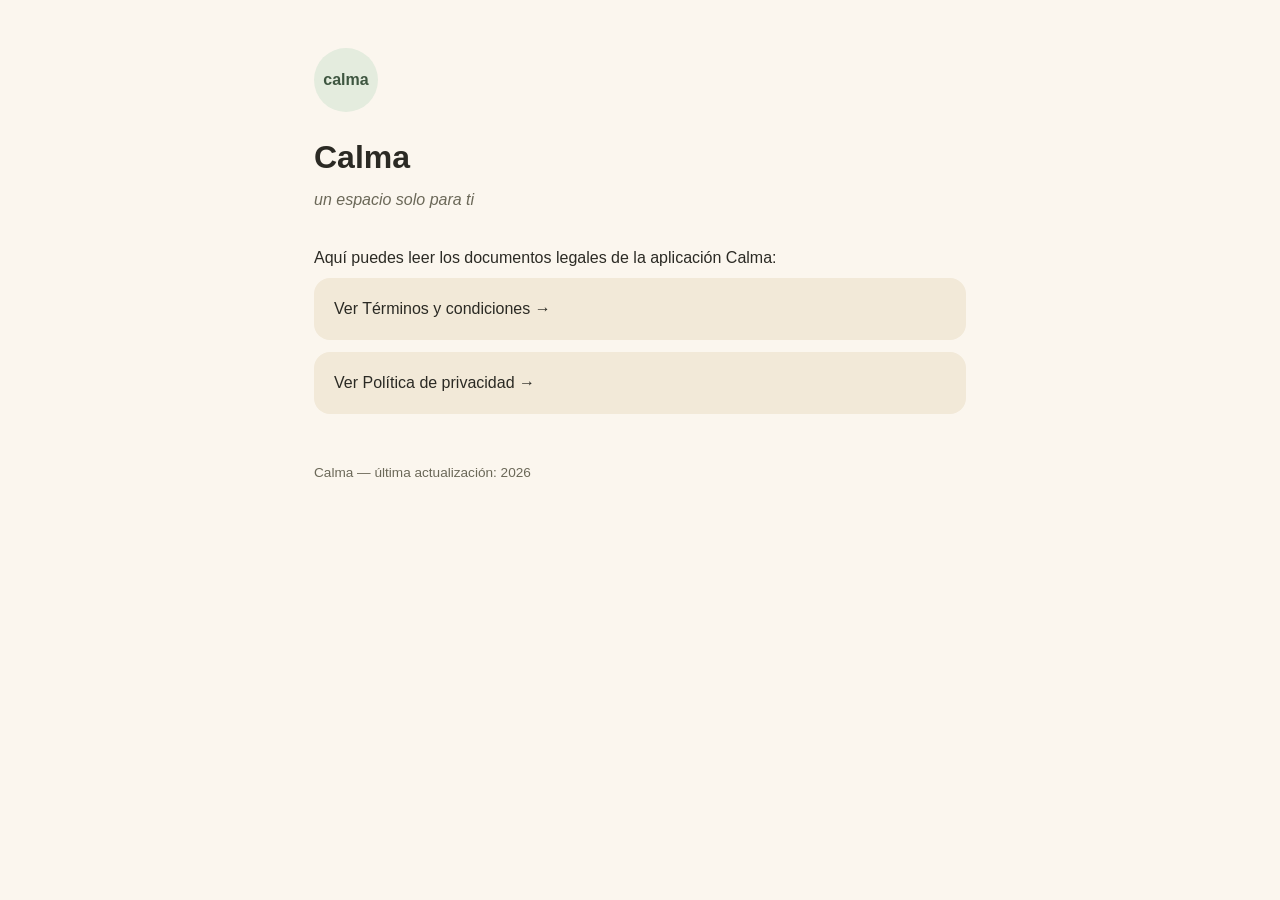
<file: index.html>
<!DOCTYPE html>
<html lang="es">
<head>
<meta charset="UTF-8">
<meta name="viewport" content="width=device-width, initial-scale=1.0">
<title>Calma — Documentos legales</title>
<link rel="stylesheet" href="estilo.css">
</head>
<body>
<div class="contenedor">
  <div class="sello">calma</div>
  <h1>Calma</h1>
  <p class="subtitulo">un espacio solo para ti</p>

  <p>Aquí puedes leer los documentos legales de la aplicación Calma:</p>

  <div class="tarjetas">
    <a class="tarjeta" href="terminos.html">Ver Términos y condiciones →</a>
    <a class="tarjeta" href="privacidad.html">Ver Política de privacidad →</a>
  </div>

  <footer>Calma — última actualización: 2026</footer>
</div>
</body>
</html>
</file>
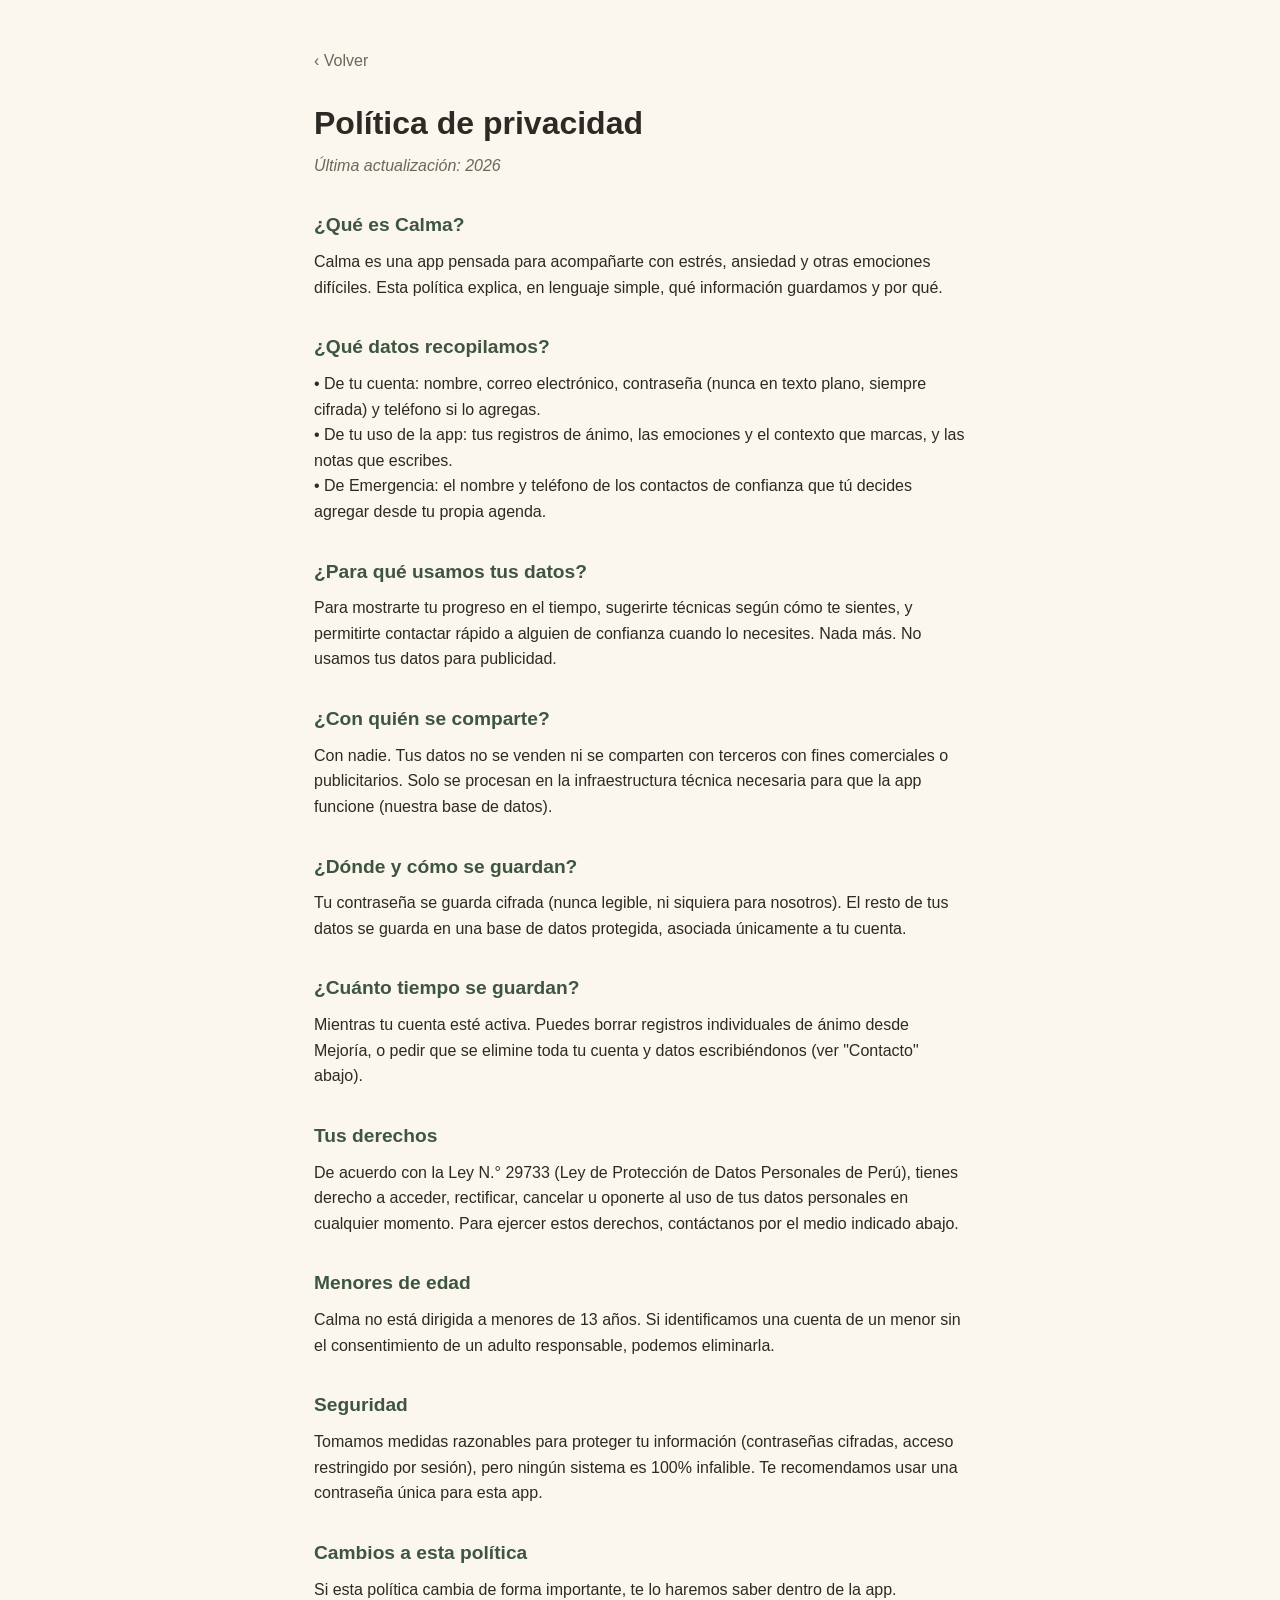
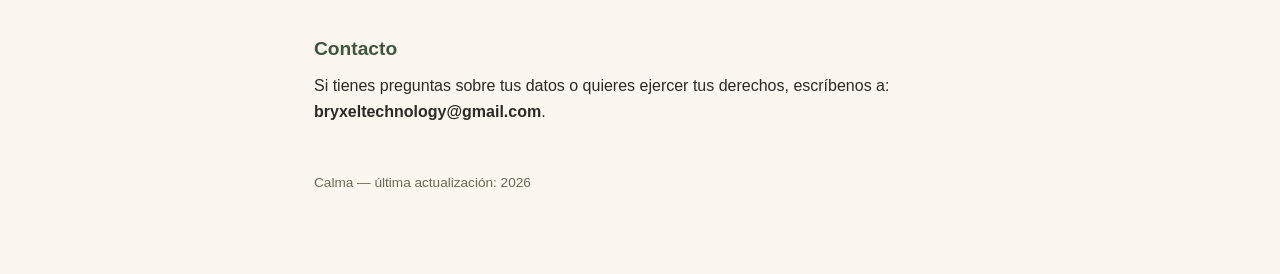
<file: privacidad.html>
<!DOCTYPE html>
<html lang="es">
<head>
<meta charset="UTF-8">
<meta name="viewport" content="width=device-width, initial-scale=1.0">
<title>Política de privacidad — Calma</title>
<link rel="stylesheet" href="estilo.css">
</head>
<body>
<div class="contenedor">
  <a class="volver" href="index.html">‹ Volver</a>
  <h1>Política de privacidad</h1>
  <p class="subtitulo">Última actualización: 2026</p>

  <h2>¿Qué es Calma?</h2>
  <p>Calma es una app pensada para acompañarte con estrés, ansiedad y otras emociones difíciles. Esta política explica, en lenguaje simple, qué información guardamos y por qué.</p>

  <h2>¿Qué datos recopilamos?</h2>
  <p>• De tu cuenta: nombre, correo electrónico, contraseña (nunca en texto plano, siempre cifrada) y teléfono si lo agregas.<br>
  • De tu uso de la app: tus registros de ánimo, las emociones y el contexto que marcas, y las notas que escribes.<br>
  • De Emergencia: el nombre y teléfono de los contactos de confianza que tú decides agregar desde tu propia agenda.</p>

  <h2>¿Para qué usamos tus datos?</h2>
  <p>Para mostrarte tu progreso en el tiempo, sugerirte técnicas según cómo te sientes, y permitirte contactar rápido a alguien de confianza cuando lo necesites. Nada más. No usamos tus datos para publicidad.</p>

  <h2>¿Con quién se comparte?</h2>
  <p>Con nadie. Tus datos no se venden ni se comparten con terceros con fines comerciales o publicitarios. Solo se procesan en la infraestructura técnica necesaria para que la app funcione (nuestra base de datos).</p>

  <h2>¿Dónde y cómo se guardan?</h2>
  <p>Tu contraseña se guarda cifrada (nunca legible, ni siquiera para nosotros). El resto de tus datos se guarda en una base de datos protegida, asociada únicamente a tu cuenta.</p>

  <h2>¿Cuánto tiempo se guardan?</h2>
  <p>Mientras tu cuenta esté activa. Puedes borrar registros individuales de ánimo desde Mejoría, o pedir que se elimine toda tu cuenta y datos escribiéndonos (ver "Contacto" abajo).</p>

  <h2>Tus derechos</h2>
  <p>De acuerdo con la Ley N.° 29733 (Ley de Protección de Datos Personales de Perú), tienes derecho a acceder, rectificar, cancelar u oponerte al uso de tus datos personales en cualquier momento. Para ejercer estos derechos, contáctanos por el medio indicado abajo.</p>

  <h2>Menores de edad</h2>
  <p>Calma no está dirigida a menores de 13 años. Si identificamos una cuenta de un menor sin el consentimiento de un adulto responsable, podemos eliminarla.</p>

  <h2>Seguridad</h2>
  <p>Tomamos medidas razonables para proteger tu información (contraseñas cifradas, acceso restringido por sesión), pero ningún sistema es 100% infalible. Te recomendamos usar una contraseña única para esta app.</p>

  <h2>Cambios a esta política</h2>
  <p>Si esta política cambia de forma importante, te lo haremos saber dentro de la app.</p>

  <h2>Contacto</h2>
  <p>Si tienes preguntas sobre tus datos o quieres ejercer tus derechos, escríbenos a: <strong>bryxeltechnology@gmail.com</strong>.</p>

  <footer>Calma — última actualización: 2026</footer>
</div>
</body>
</html>
</file>
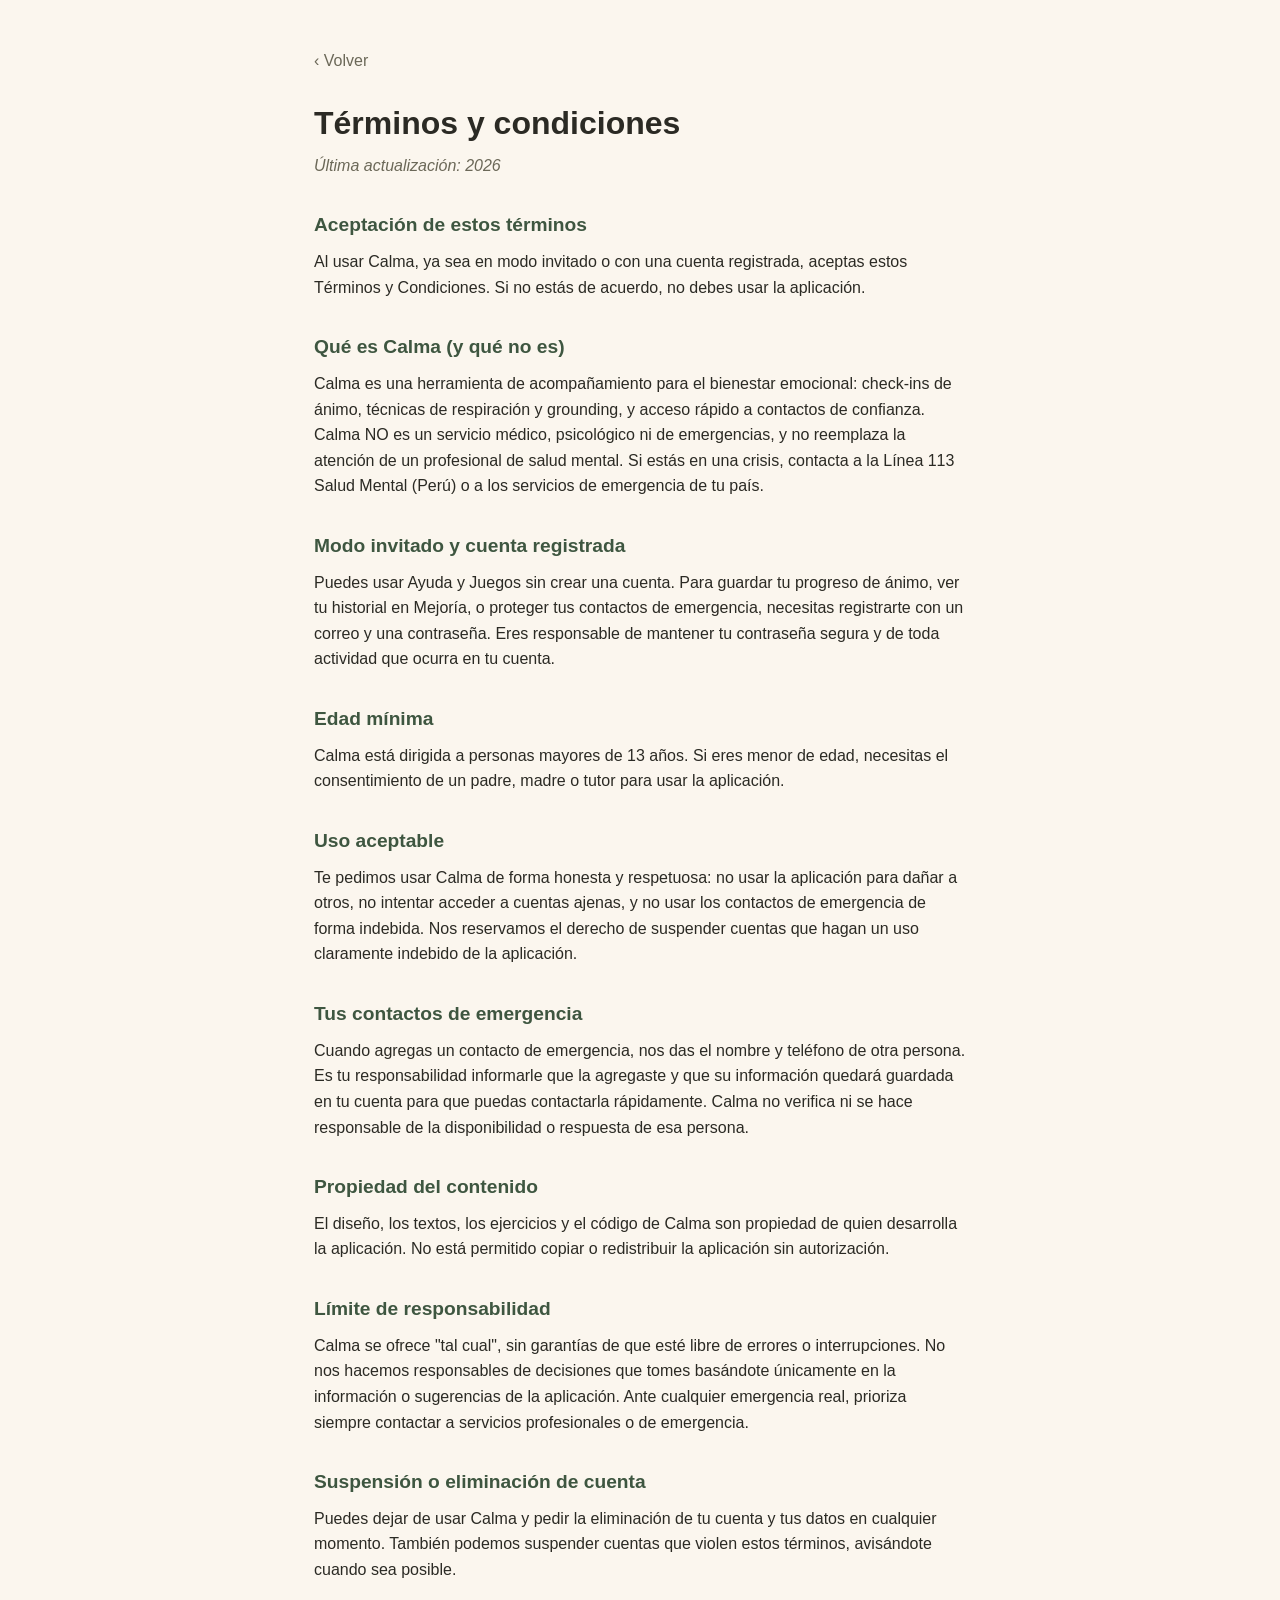
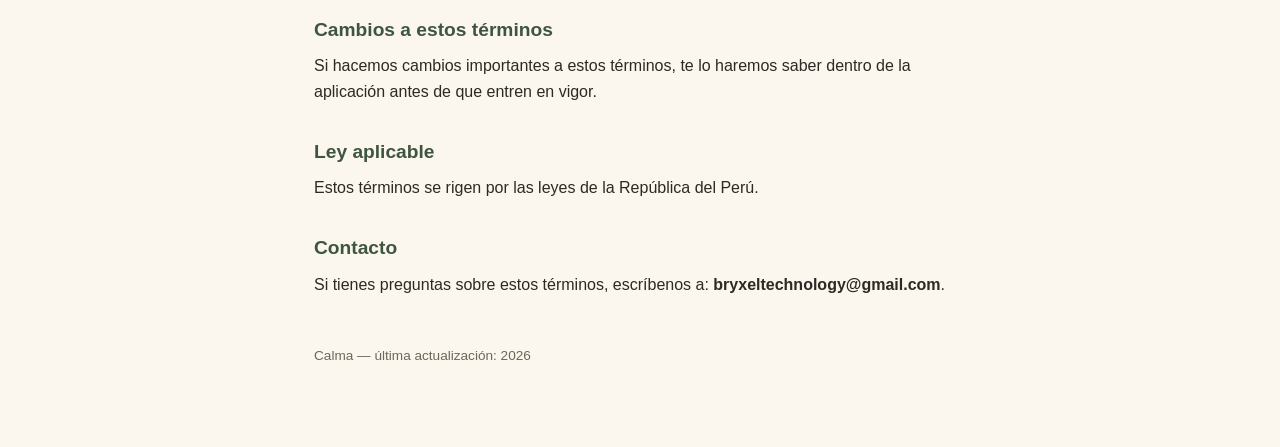
<file: terminos.html>
<!DOCTYPE html>
<html lang="es">
<head>
<meta charset="UTF-8">
<meta name="viewport" content="width=device-width, initial-scale=1.0">
<title>Términos y condiciones — Calma</title>
<link rel="stylesheet" href="estilo.css">
</head>
<body>
<div class="contenedor">
  <a class="volver" href="index.html">‹ Volver</a>
  <h1>Términos y condiciones</h1>
  <p class="subtitulo">Última actualización: 2026</p>

  <h2>Aceptación de estos términos</h2>
  <p>Al usar Calma, ya sea en modo invitado o con una cuenta registrada, aceptas estos Términos y Condiciones. Si no estás de acuerdo, no debes usar la aplicación.</p>

  <h2>Qué es Calma (y qué no es)</h2>
  <p>Calma es una herramienta de acompañamiento para el bienestar emocional: check-ins de ánimo, técnicas de respiración y grounding, y acceso rápido a contactos de confianza. Calma NO es un servicio médico, psicológico ni de emergencias, y no reemplaza la atención de un profesional de salud mental. Si estás en una crisis, contacta a la Línea 113 Salud Mental (Perú) o a los servicios de emergencia de tu país.</p>

  <h2>Modo invitado y cuenta registrada</h2>
  <p>Puedes usar Ayuda y Juegos sin crear una cuenta. Para guardar tu progreso de ánimo, ver tu historial en Mejoría, o proteger tus contactos de emergencia, necesitas registrarte con un correo y una contraseña. Eres responsable de mantener tu contraseña segura y de toda actividad que ocurra en tu cuenta.</p>

  <h2>Edad mínima</h2>
  <p>Calma está dirigida a personas mayores de 13 años. Si eres menor de edad, necesitas el consentimiento de un padre, madre o tutor para usar la aplicación.</p>

  <h2>Uso aceptable</h2>
  <p>Te pedimos usar Calma de forma honesta y respetuosa: no usar la aplicación para dañar a otros, no intentar acceder a cuentas ajenas, y no usar los contactos de emergencia de forma indebida. Nos reservamos el derecho de suspender cuentas que hagan un uso claramente indebido de la aplicación.</p>

  <h2>Tus contactos de emergencia</h2>
  <p>Cuando agregas un contacto de emergencia, nos das el nombre y teléfono de otra persona. Es tu responsabilidad informarle que la agregaste y que su información quedará guardada en tu cuenta para que puedas contactarla rápidamente. Calma no verifica ni se hace responsable de la disponibilidad o respuesta de esa persona.</p>

  <h2>Propiedad del contenido</h2>
  <p>El diseño, los textos, los ejercicios y el código de Calma son propiedad de quien desarrolla la aplicación. No está permitido copiar o redistribuir la aplicación sin autorización.</p>

  <h2>Límite de responsabilidad</h2>
  <p>Calma se ofrece "tal cual", sin garantías de que esté libre de errores o interrupciones. No nos hacemos responsables de decisiones que tomes basándote únicamente en la información o sugerencias de la aplicación. Ante cualquier emergencia real, prioriza siempre contactar a servicios profesionales o de emergencia.</p>

  <h2>Suspensión o eliminación de cuenta</h2>
  <p>Puedes dejar de usar Calma y pedir la eliminación de tu cuenta y tus datos en cualquier momento. También podemos suspender cuentas que violen estos términos, avisándote cuando sea posible.</p>

  <h2>Cambios a estos términos</h2>
  <p>Si hacemos cambios importantes a estos términos, te lo haremos saber dentro de la aplicación antes de que entren en vigor.</p>

  <h2>Ley aplicable</h2>
  <p>Estos términos se rigen por las leyes de la República del Perú.</p>

  <h2>Contacto</h2>
  <p>Si tienes preguntas sobre estos términos, escríbenos a: <strong>bryxeltechnology@gmail.com</strong>.</p>

  <footer>Calma — última actualización: 2026</footer>
</div>
</body>
</html>
</file>
<file: estilo.css>
:root {
  --crema: #FBF6EE;
  --crema-oscuro: #F2E9D8;
  --tinta: #2B2A24;
  --tinta-suave: #6B6858;
  --salvia: #5C7A5E;
  --salvia-oscuro: #3E5640;
  --salvia-fondo: #E4ECDE;
}

* { box-sizing: border-box; }

body {
  margin: 0;
  background: var(--crema);
  color: var(--tinta);
  font-family: -apple-system, "Segoe UI", Roboto, Helvetica, Arial, sans-serif;
  line-height: 1.6;
}

.contenedor {
  max-width: 700px;
  margin: 0 auto;
  padding: 48px 24px 80px;
}

.sello {
  width: 64px;
  height: 64px;
  border-radius: 50%;
  background: var(--salvia-fondo);
  display: flex;
  align-items: center;
  justify-content: center;
  font-weight: 600;
  color: var(--salvia-oscuro);
  margin-bottom: 20px;
}

h1 {
  font-size: 2rem;
  margin: 0 0 4px;
  color: var(--tinta);
}

.subtitulo {
  color: var(--tinta-suave);
  font-style: italic;
  margin: 0 0 32px;
}

h2 {
  font-size: 1.2rem;
  color: var(--salvia-oscuro);
  margin: 32px 0 8px;
}

p {
  margin: 0 0 8px;
  color: var(--tinta);
}

a {
  color: var(--salvia);
}

.volver {
  display: inline-block;
  margin-bottom: 24px;
  color: var(--tinta-suave);
  text-decoration: none;
}

.tarjetas {
  display: flex;
  flex-direction: column;
  gap: 12px;
  margin-top: 8px;
}

.tarjeta {
  display: block;
  background: var(--crema-oscuro);
  border-radius: 16px;
  padding: 18px 20px;
  text-decoration: none;
  color: var(--tinta);
  font-weight: 500;
}

.tarjeta:hover {
  background: var(--salvia-fondo);
}

footer {
  margin-top: 48px;
  color: var(--tinta-suave);
  font-size: 0.85rem;
}
</file>
